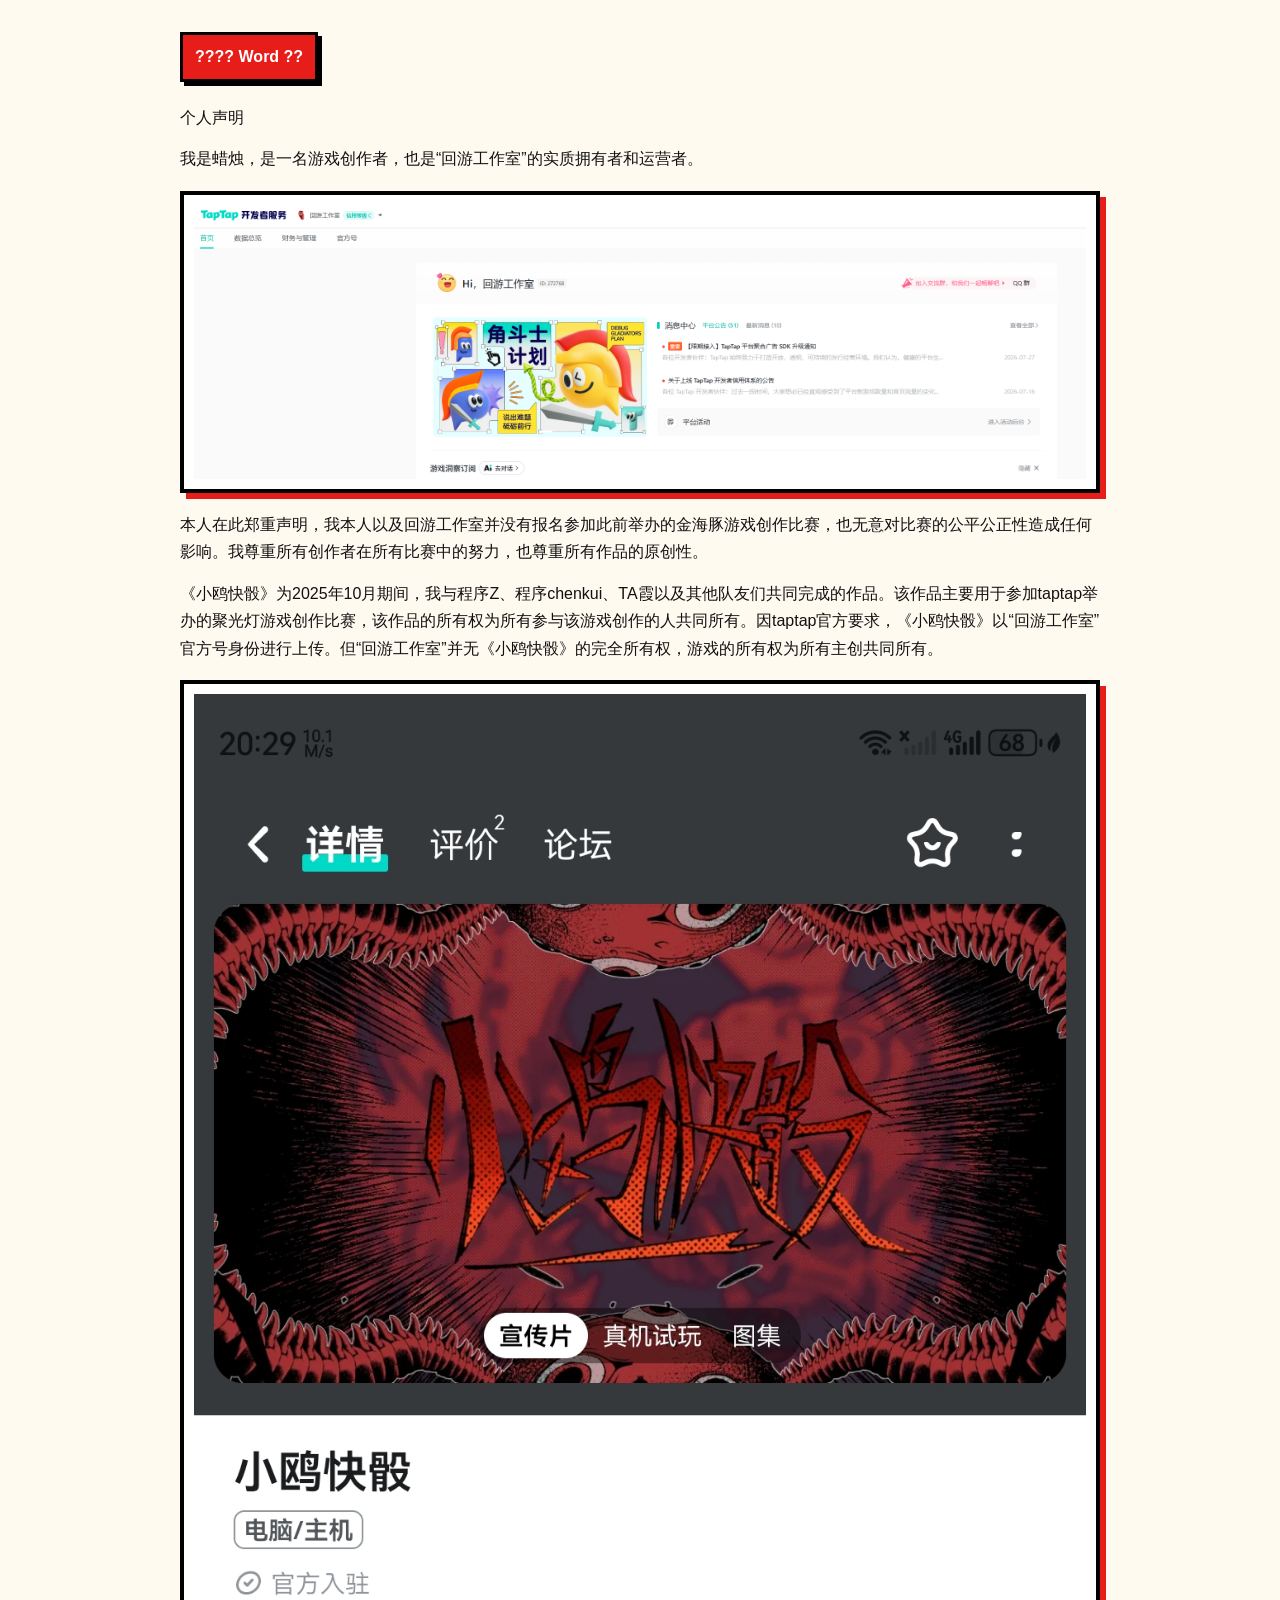
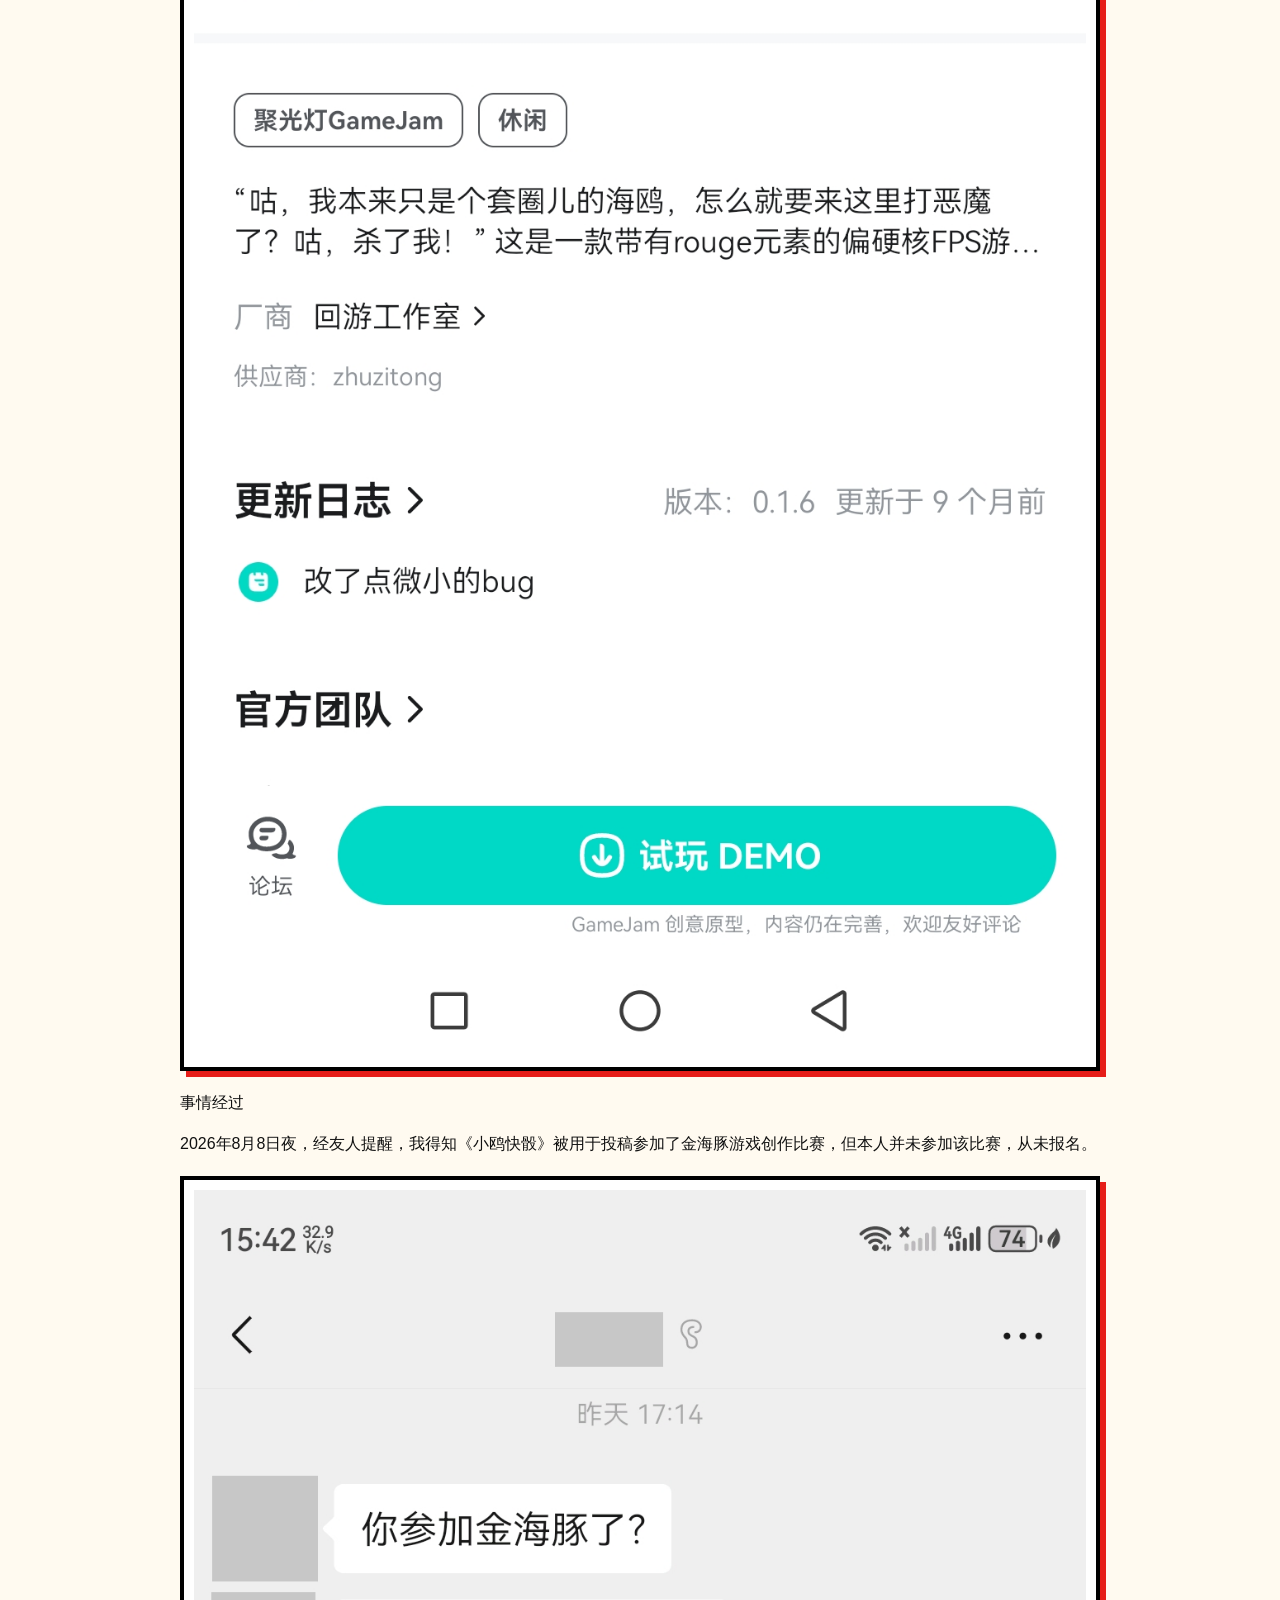
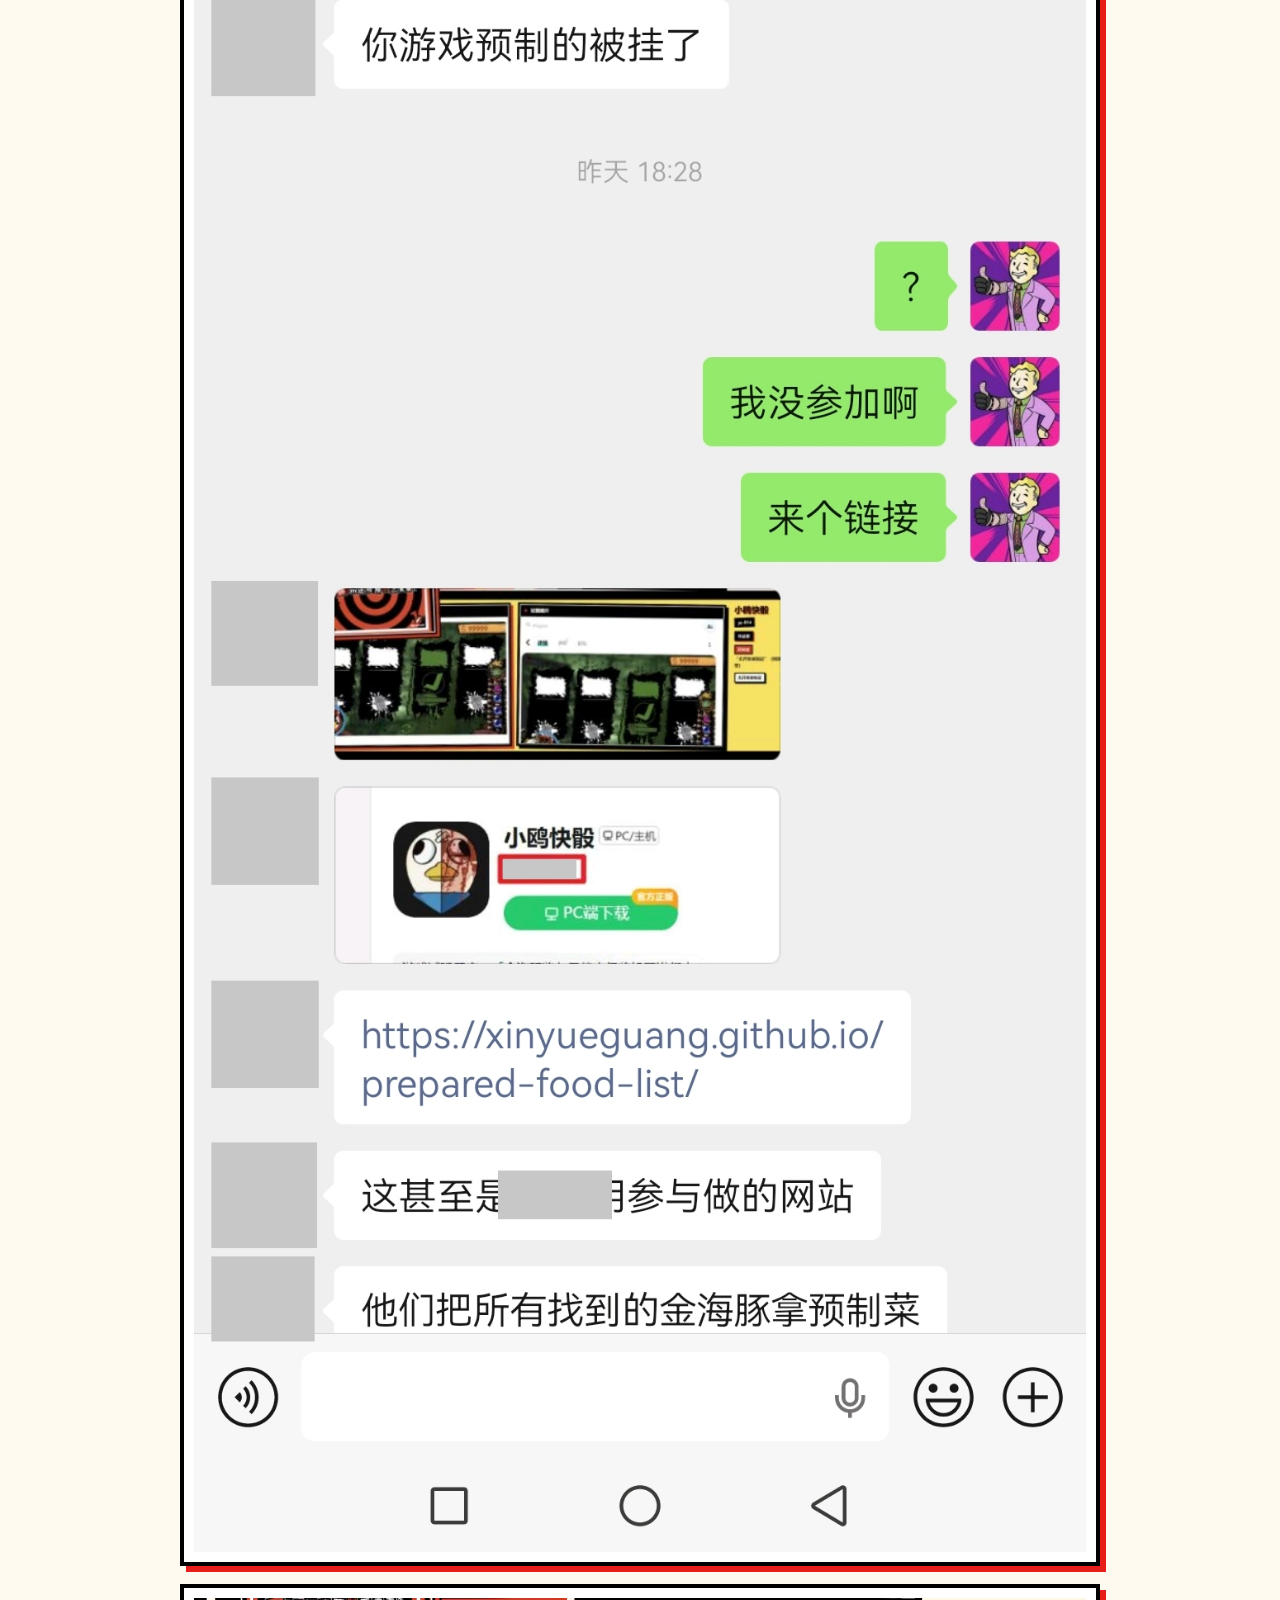
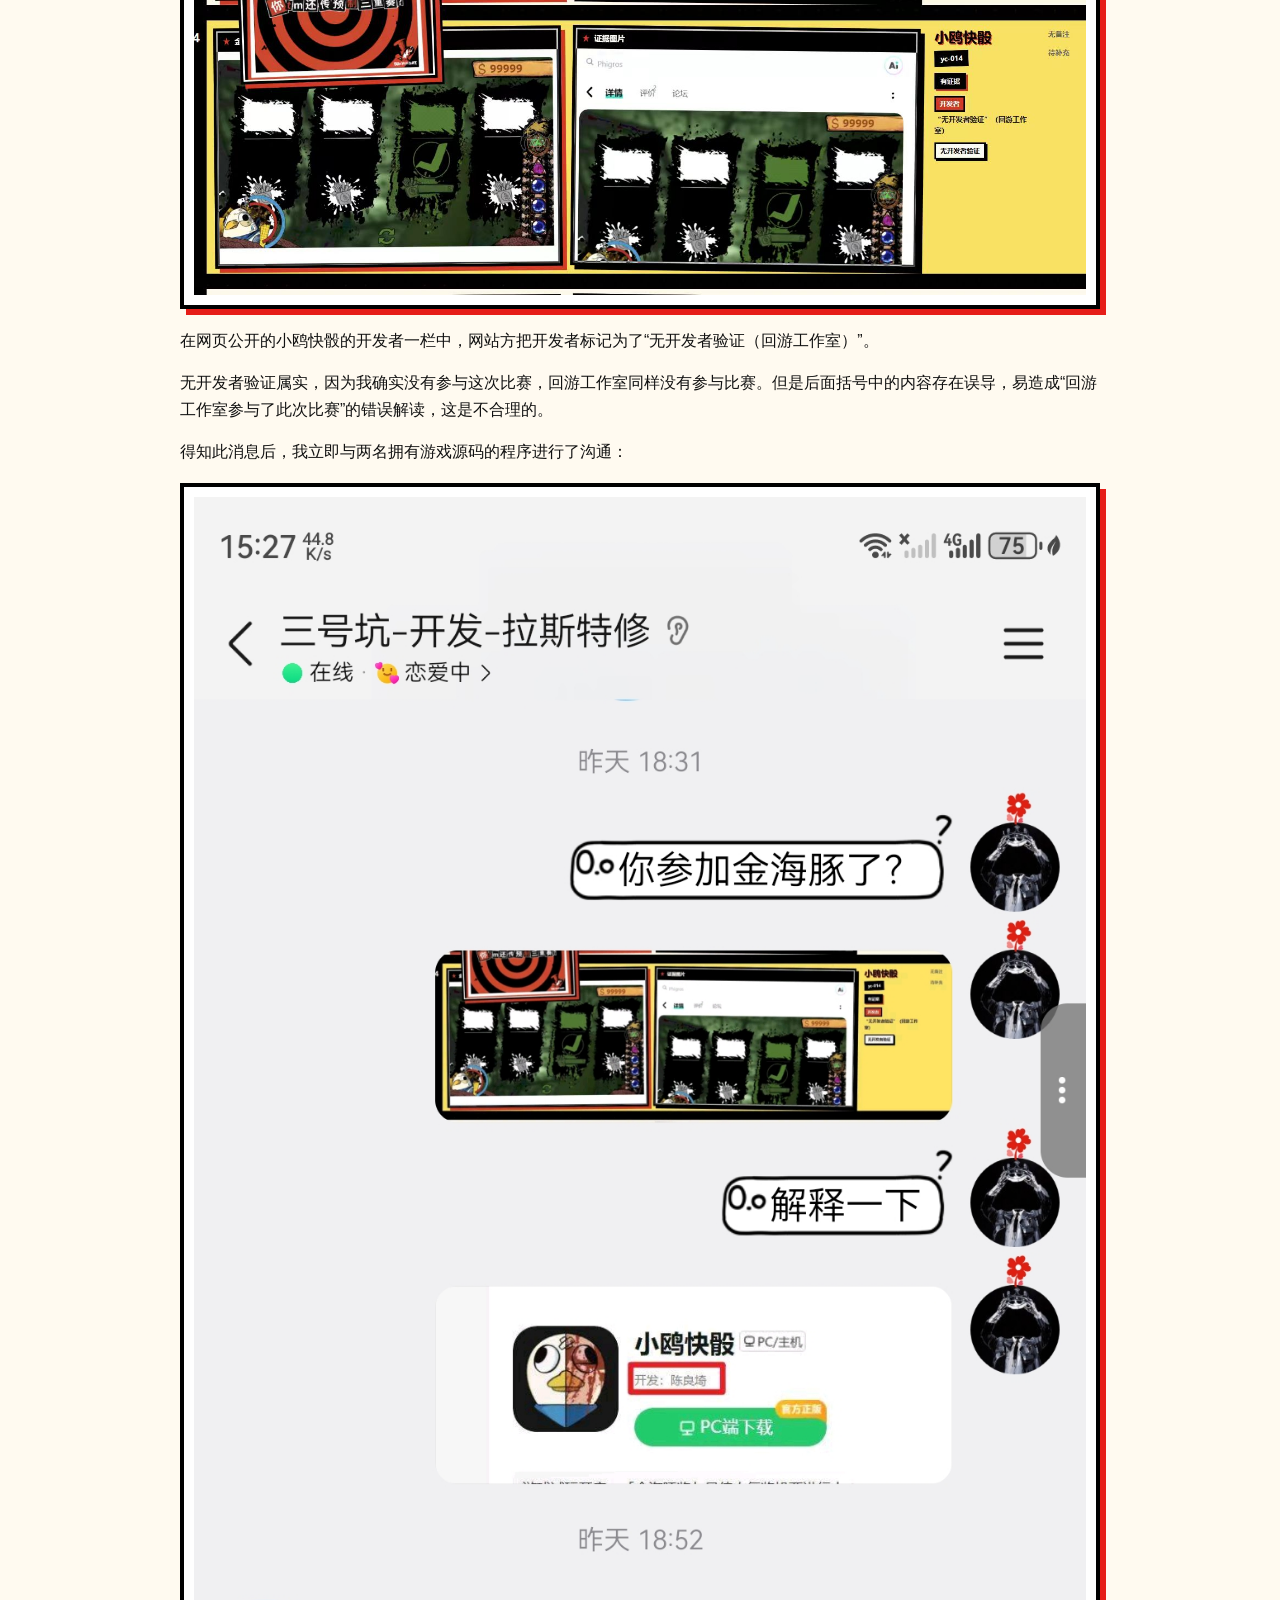
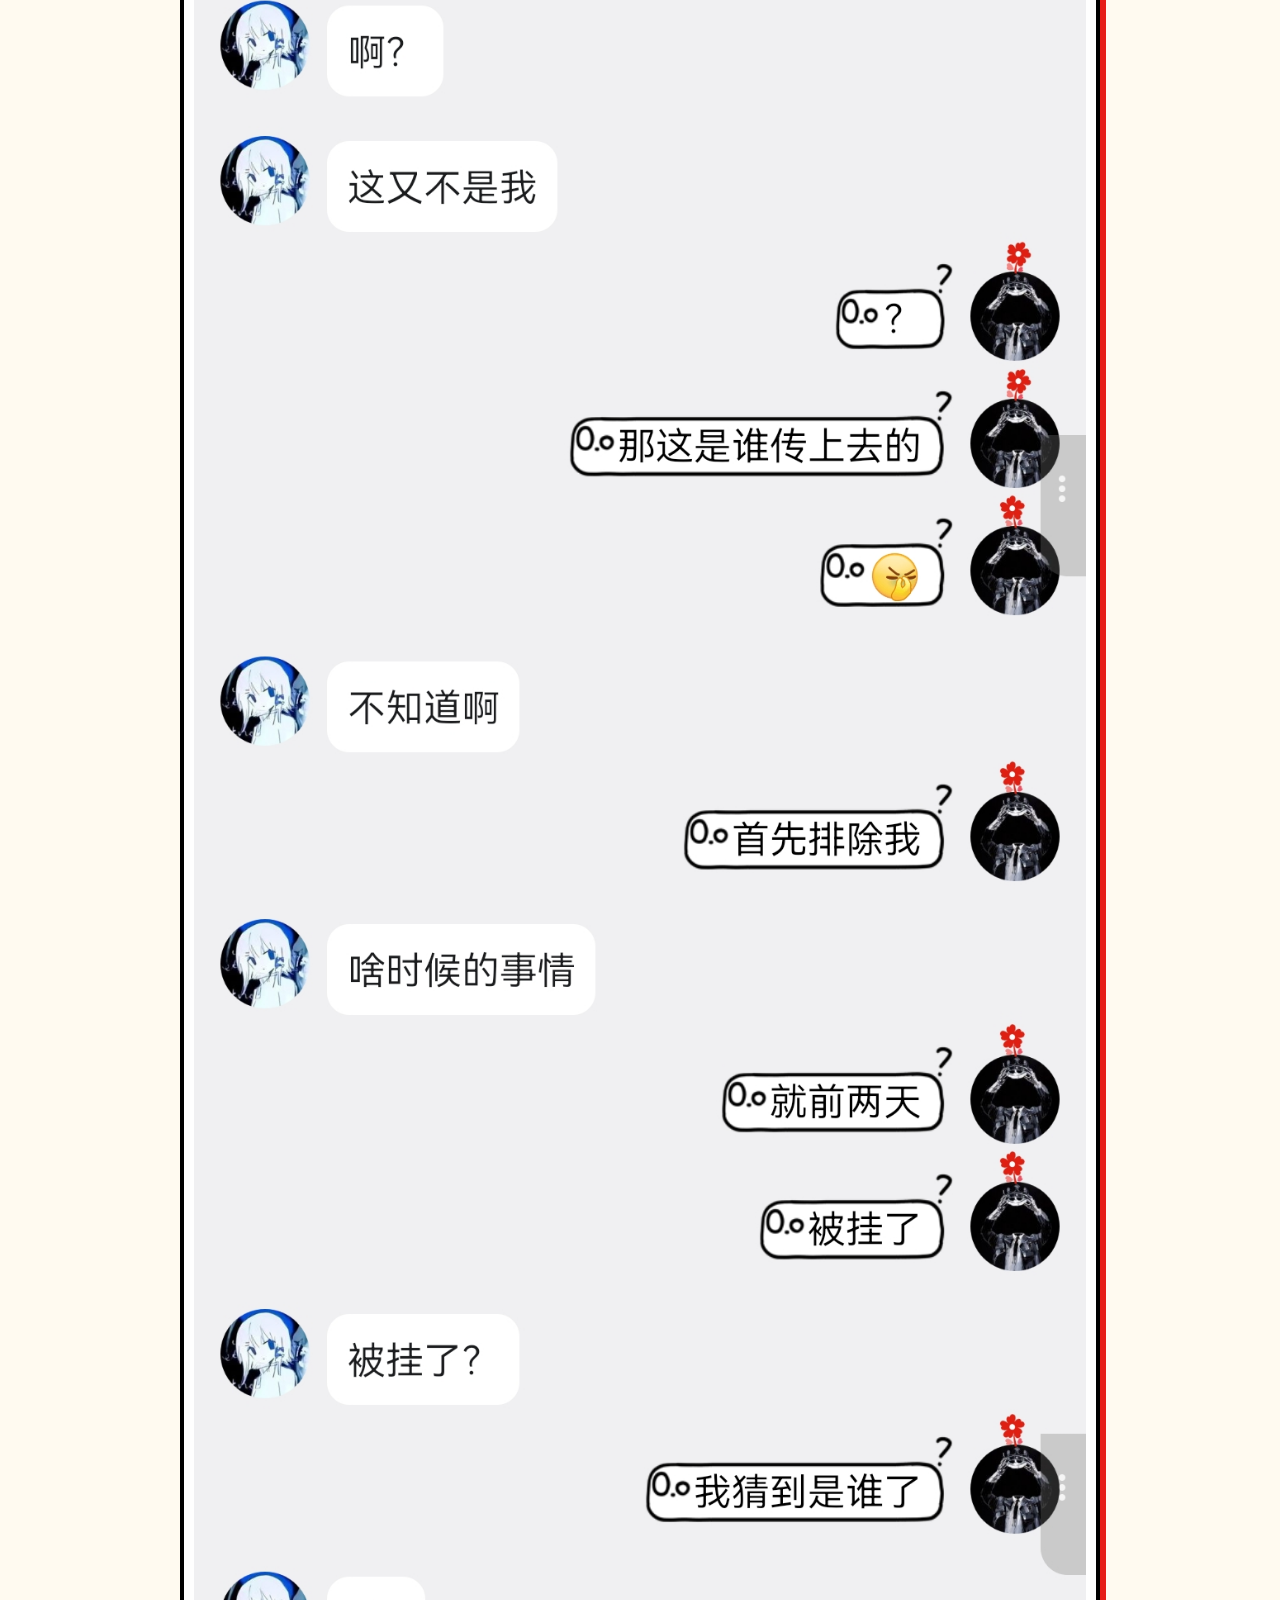
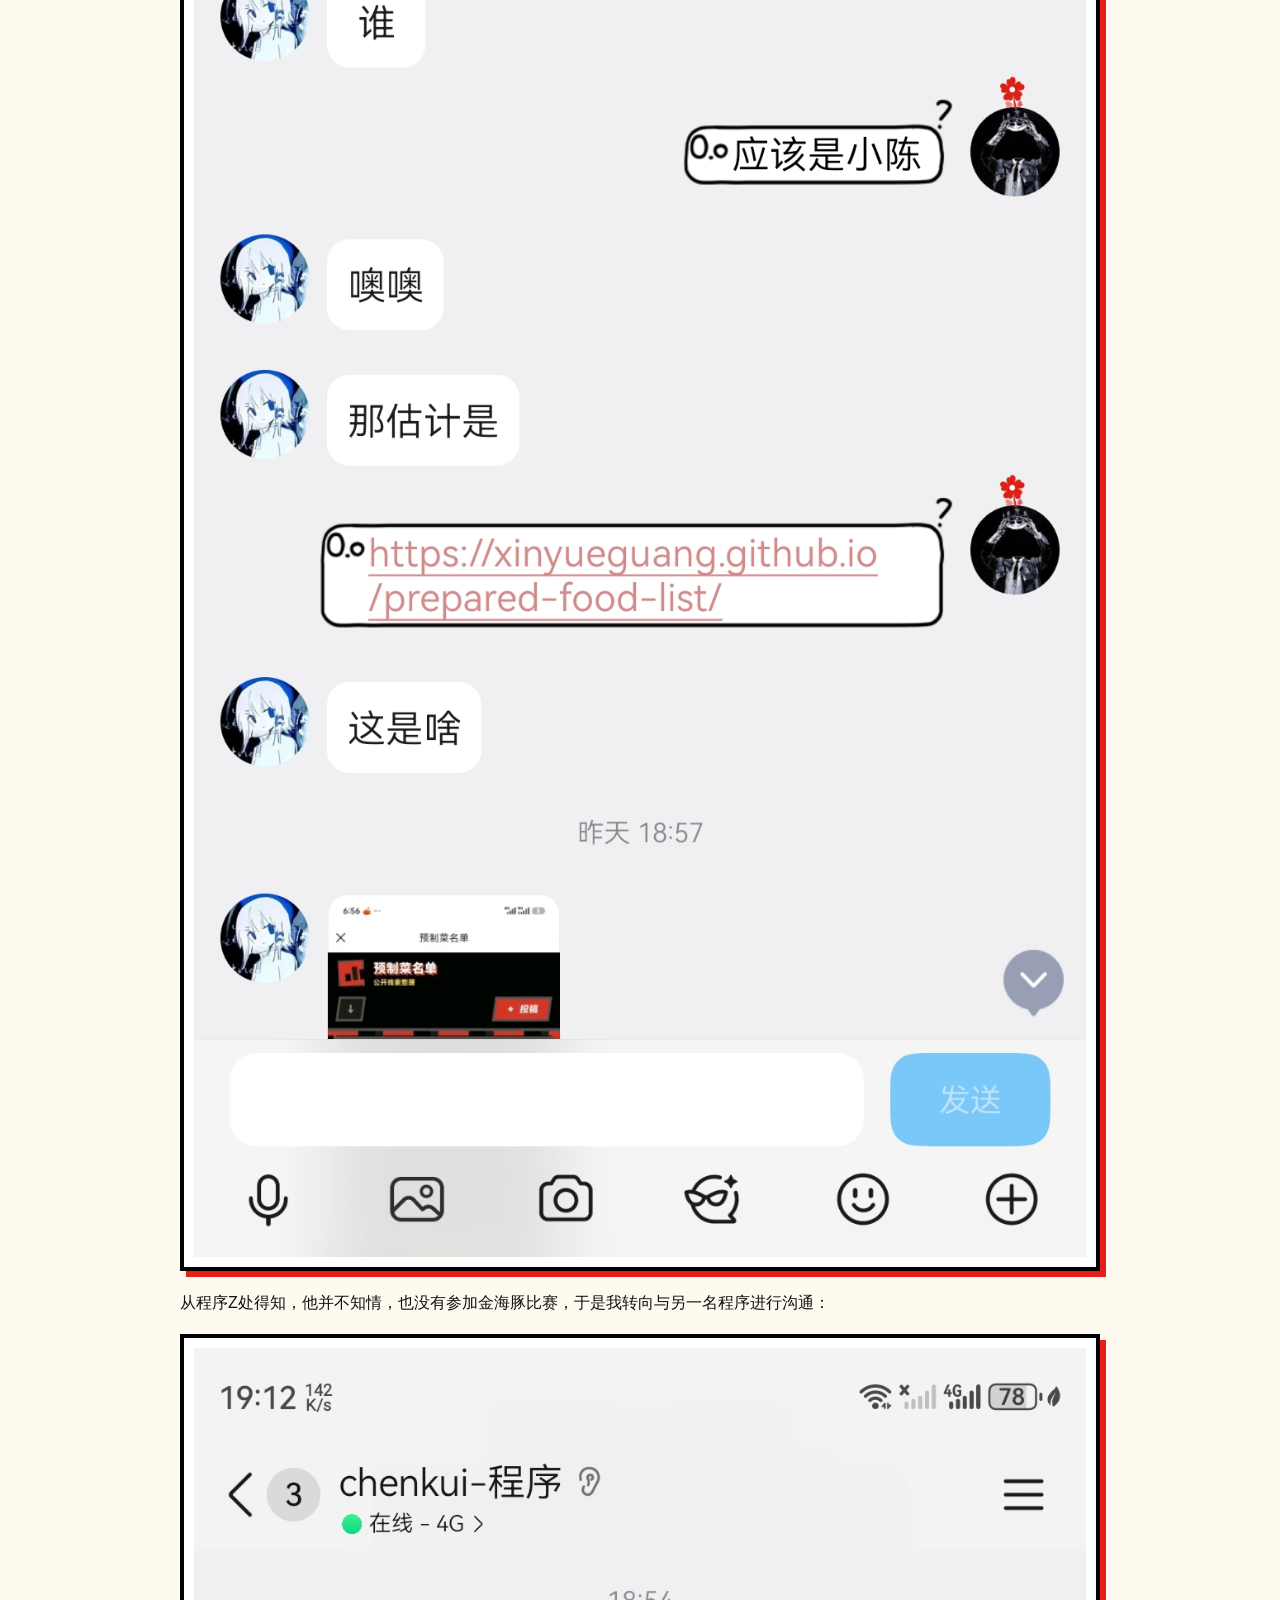
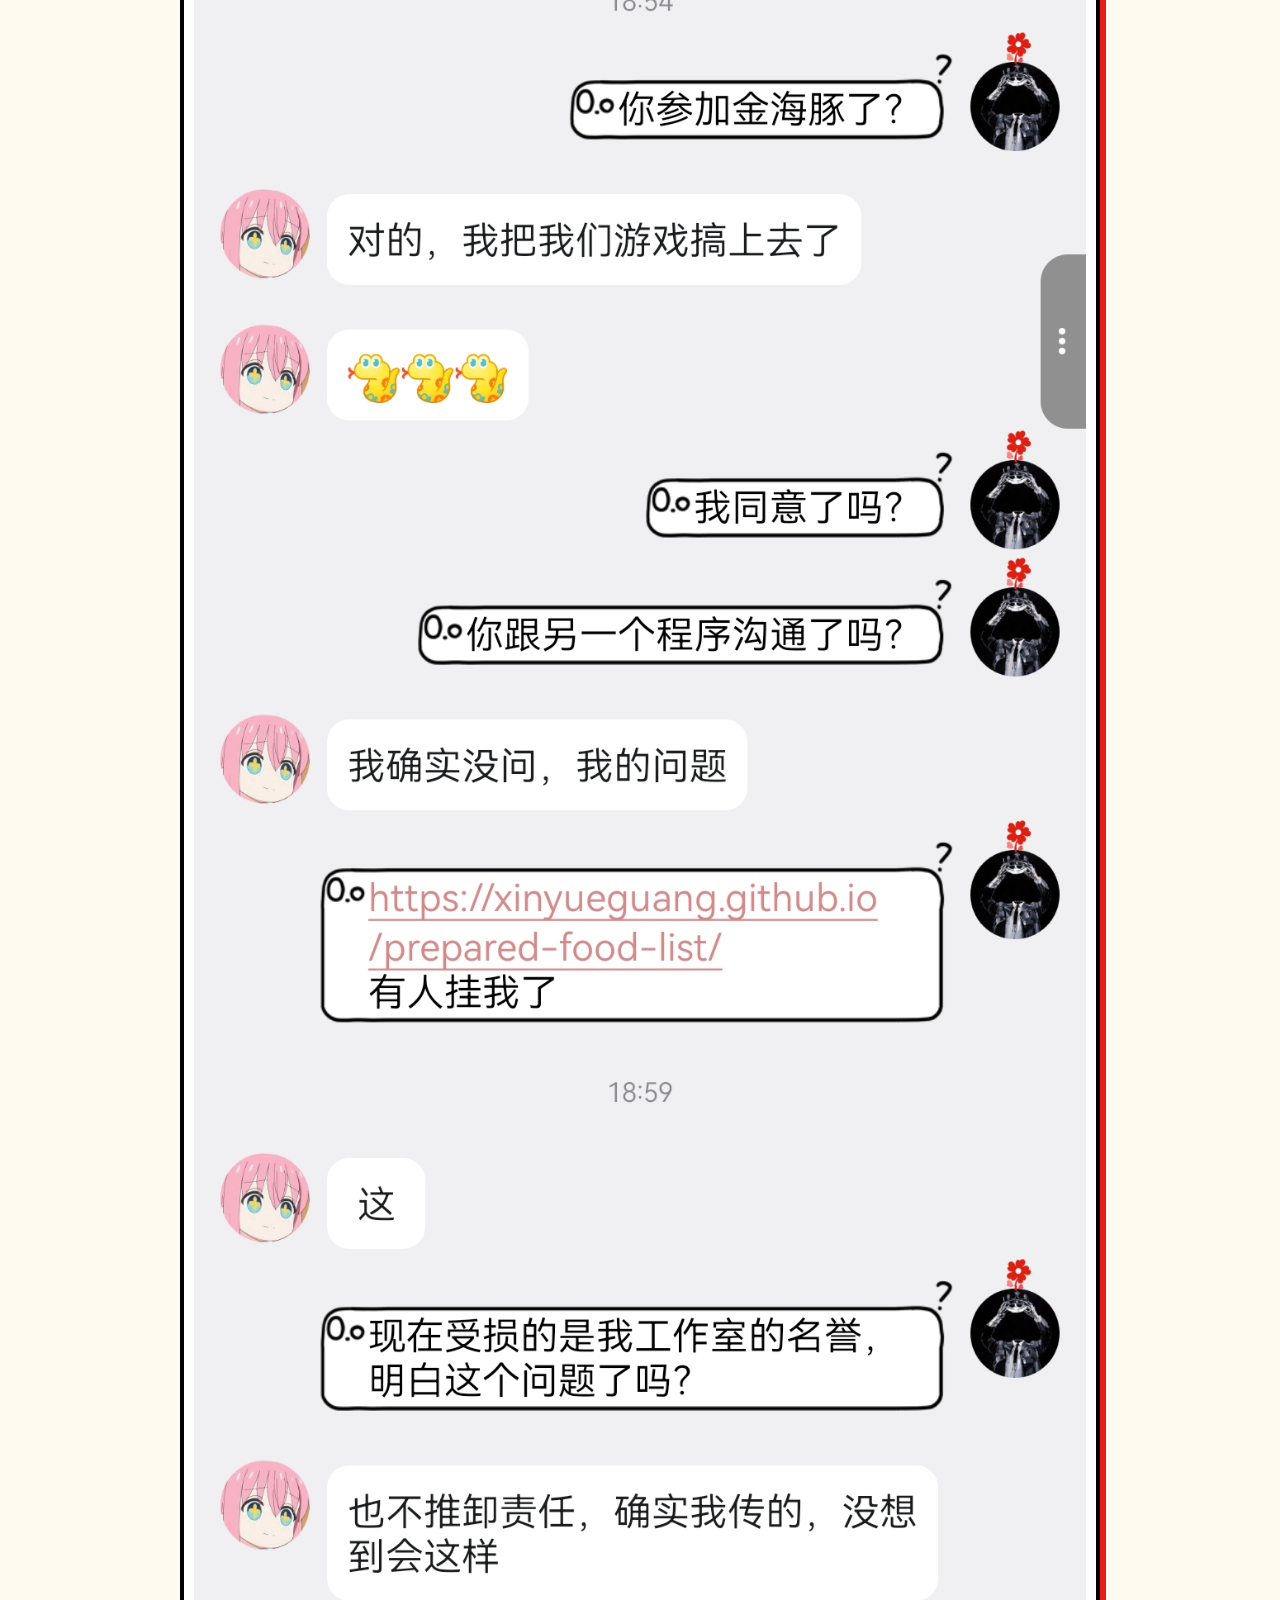
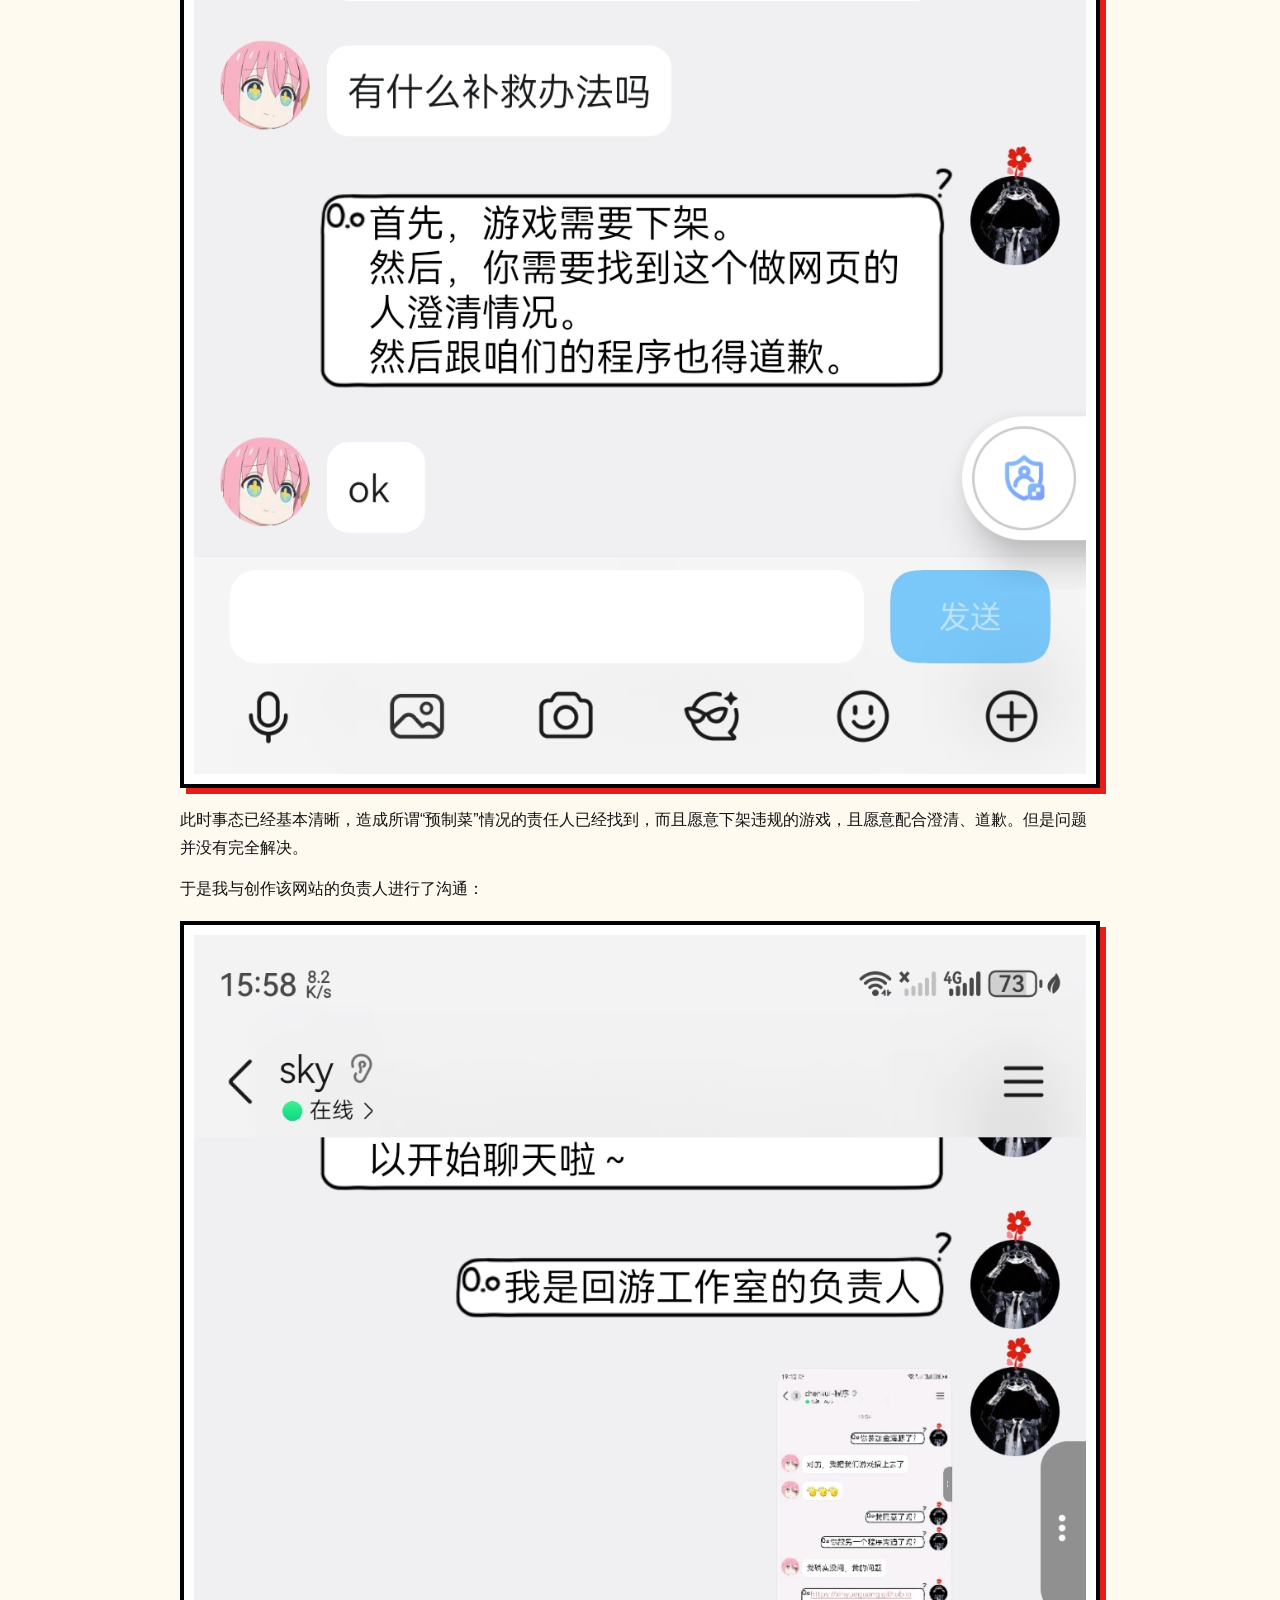
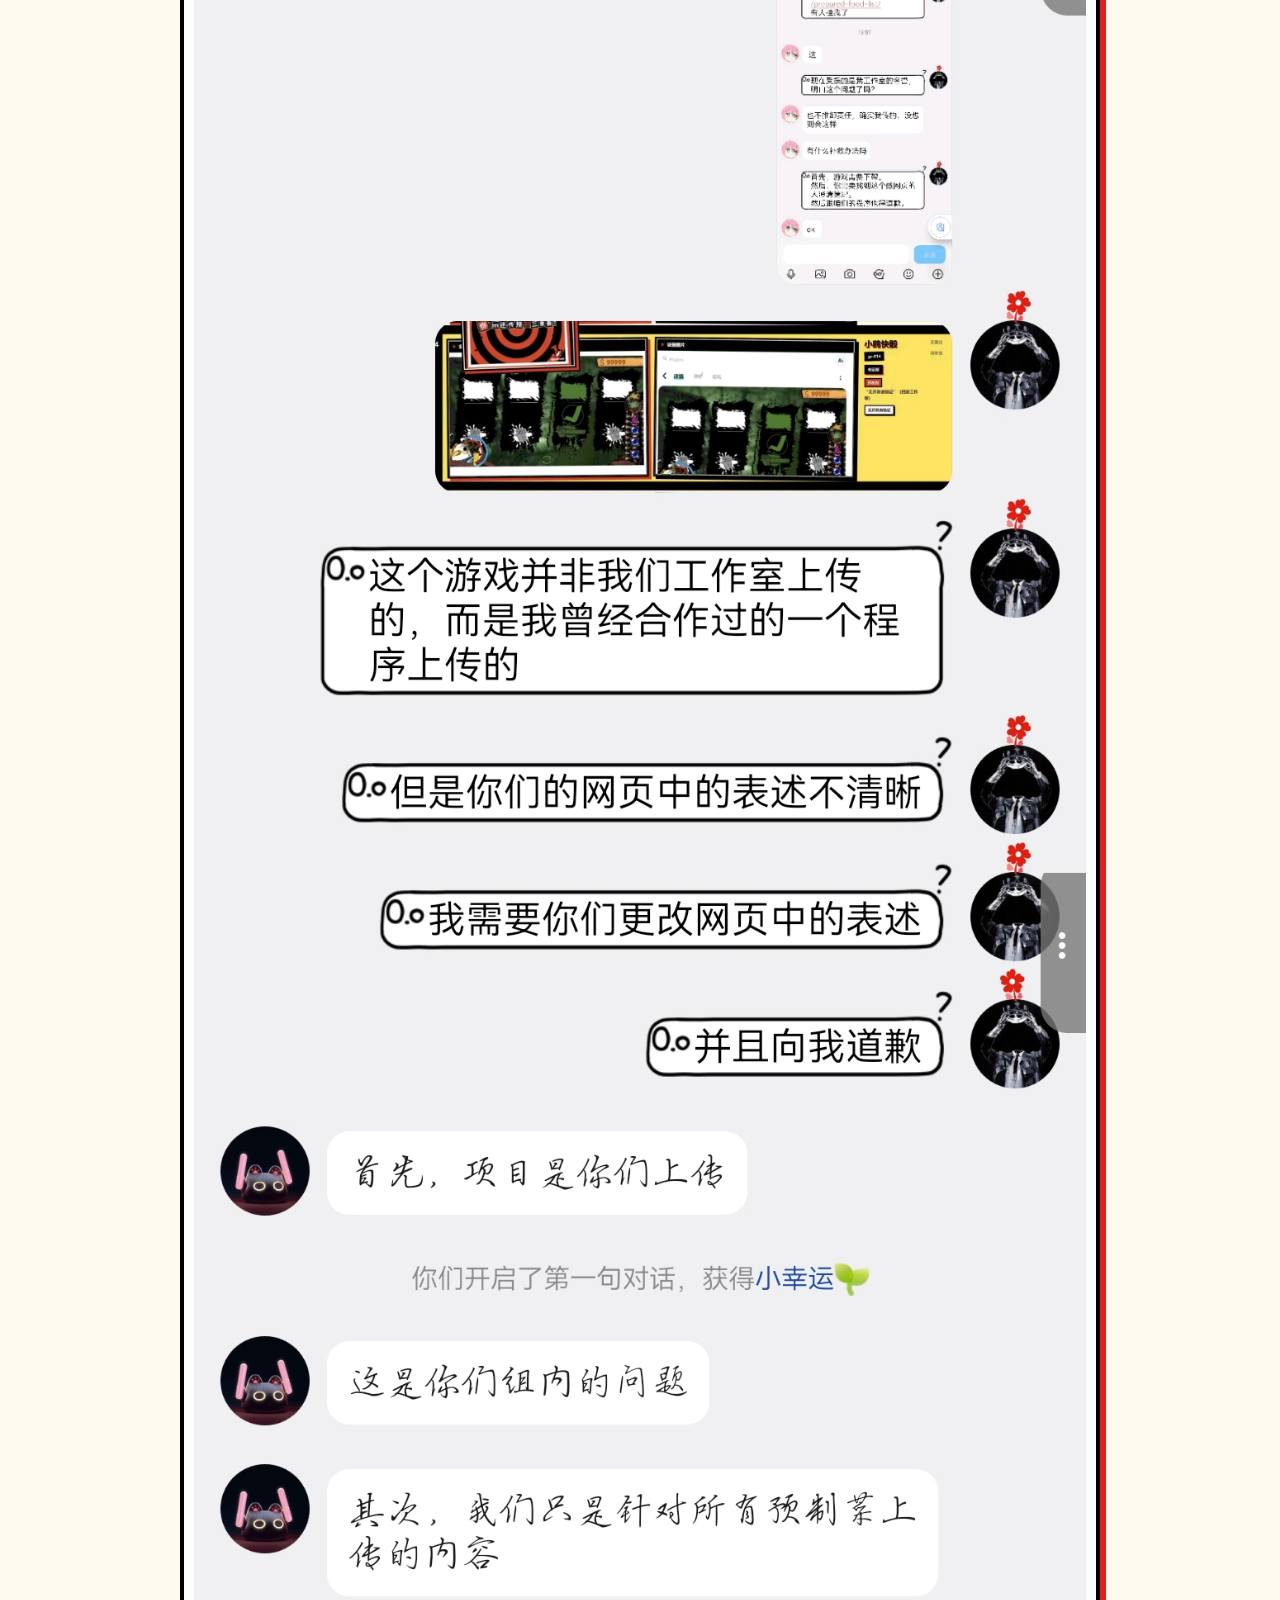
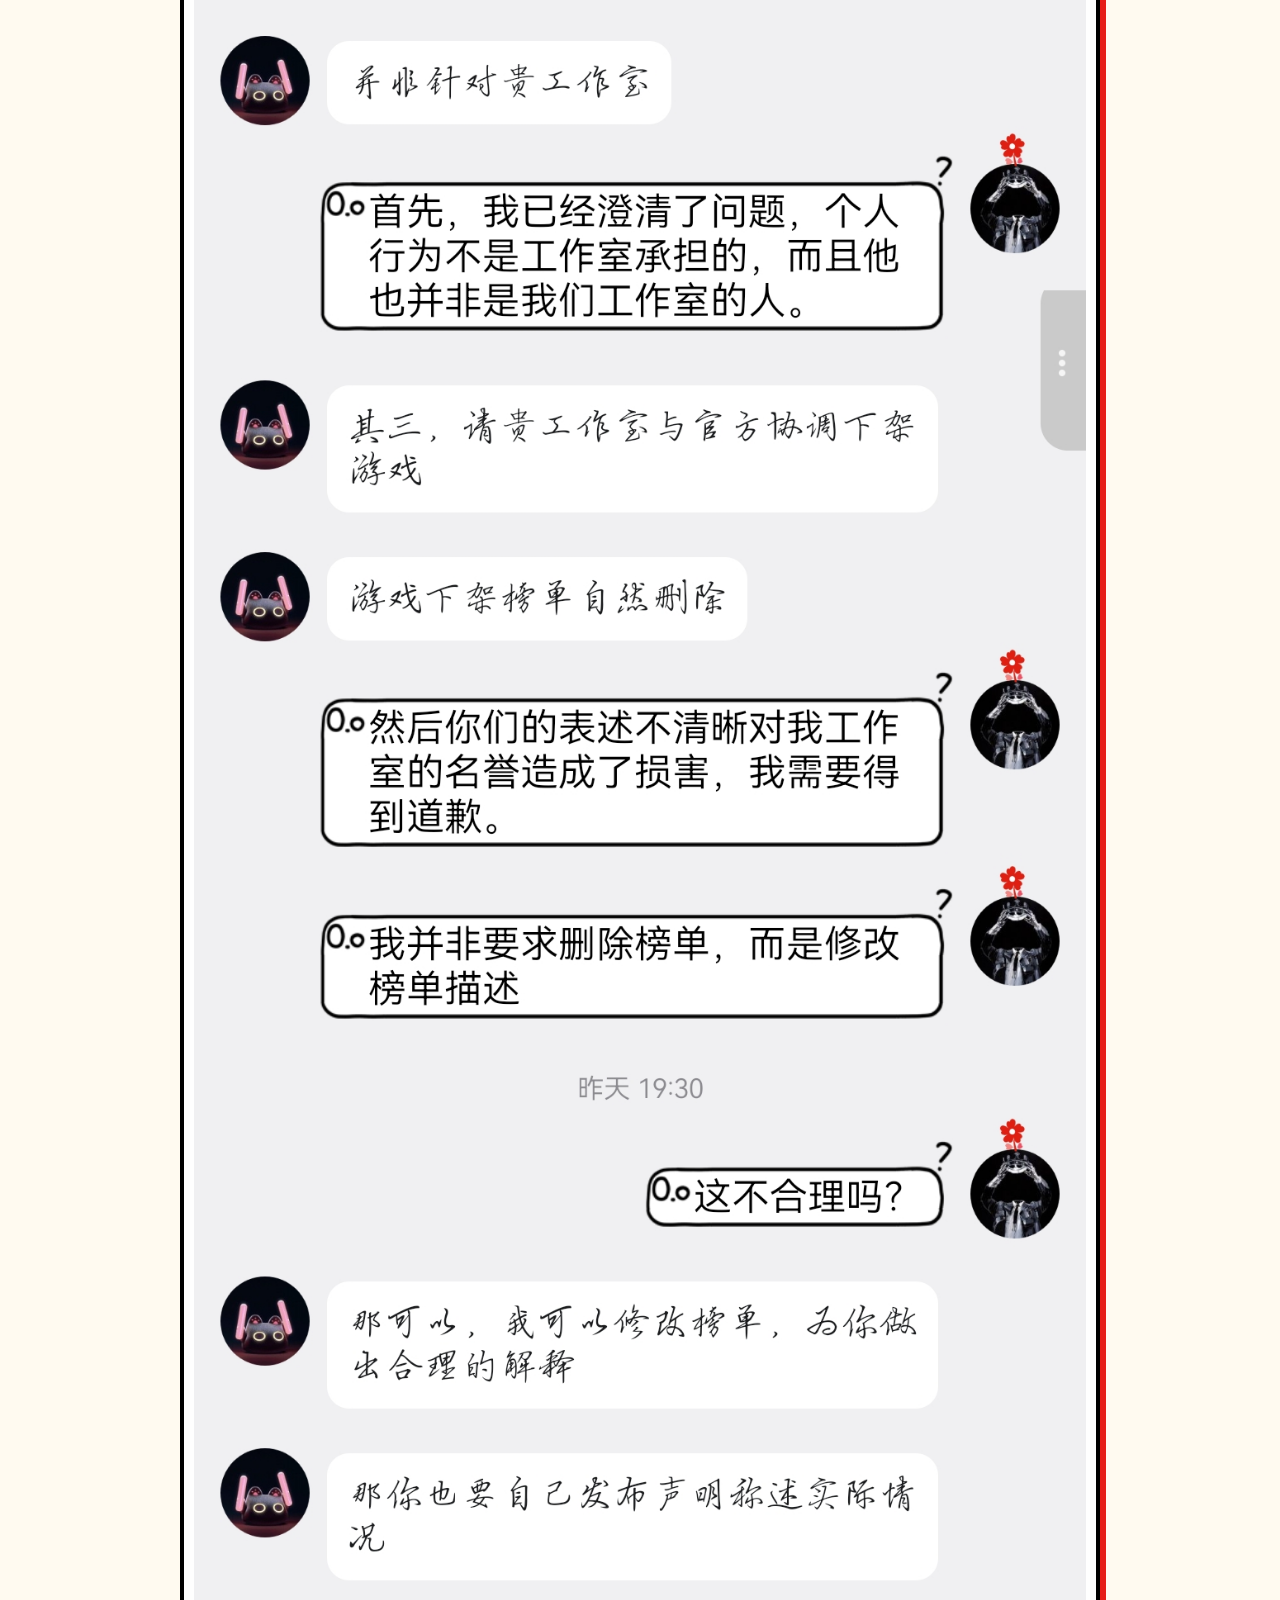
<file: docs/announcements/huiyou-statement.html>
<!doctype html>
<html lang="zh-CN">
<head>
  <meta charset="utf-8">
  <meta name="viewport" content="width=device-width, initial-scale=1">
  <title>相关声明</title>
  <style>
    :root { color-scheme: light; --red: #e61d18; --ink: #111; --paper: #fffaf0; }
    * { box-sizing: border-box; }
    body { margin: 0; padding: 24px; color: var(--ink); background: var(--paper); font-family: "Microsoft YaHei", "PingFang SC", Arial, sans-serif; line-height: 1.72; }
    .doc { max-width: 920px; margin: 0 auto; }
    h1, h2, h3, h4 { margin: 0 0 16px; line-height: 1.25; color: #000; }
    h1 { font-size: 28px; padding-bottom: 12px; border-bottom: 5px solid #000; }
    h2 { margin-top: 24px; font-size: 22px; }
    h3 { margin-top: 20px; font-size: 18px; }
    p { margin: 0 0 14px; white-space: pre-wrap; }
    figure { margin: 18px 0; padding: 10px; border: 4px solid #000; background: #fff; box-shadow: 6px 6px 0 var(--red); }
    img { display: block; max-width: 100%; height: auto; margin: 0 auto; }
    table { width: 100%; border-collapse: collapse; margin: 18px 0; background: #fff; }
    td { border: 2px solid #111; padding: 8px; vertical-align: top; }
    .download { display: inline-block; margin: 8px 0 22px; padding: 8px 12px; border: 3px solid #000; color: #fff; background: var(--red); font-weight: 900; text-decoration: none; box-shadow: 4px 4px 0 #000; }
  </style>
</head>
<body>
  <main class="doc">
    <a class="download" href="huiyou-statement.docx" download>???? Word ??</a>
    <p>个人声明</p>
<p>我是蜡烛，是一名游戏创作者，也是“回游工作室”的实质拥有者和运营者。</p>
<p><figure><img src="assets/statement-image-01.png" alt="statement image 1"></figure></p>
<p>本人在此郑重声明，我本人以及回游工作室并没有报名参加此前举办的金海豚游戏创作比赛，也无意对比赛的公平公正性造成任何影响。我尊重所有创作者在所有比赛中的努力，也尊重所有作品的原创性。</p>
<p>《小鸥快骰》为2025年10月期间，我与程序Z、程序chenkui、TA霞以及其他队友们共同完成的作品。该作品主要用于参加taptap举办的聚光灯游戏创作比赛，该作品的所有权为所有参与该游戏创作的人共同所有。因taptap官方要求，《小鸥快骰》以“回游工作室”官方号身份进行上传。但“回游工作室”并无《小鸥快骰》的完全所有权，游戏的所有权为所有主创共同所有。</p>
<p><figure><img src="assets/statement-image-02.png" alt="statement image 2"></figure></p>
<p>事情经过</p>
<p>2026年8月8日夜，经友人提醒，我得知《小鸥快骰》被用于投稿参加了金海豚游戏创作比赛，但本人并未参加该比赛，从未报名。</p>
<p><figure><img src="assets/statement-image-03.png" alt="statement image 3"></figure></p>
<p><figure><img src="assets/statement-image-04.png" alt="statement image 4"></figure>在网页公开的小鸥快骰的开发者一栏中，网站方把开发者标记为了“无开发者验证（回游工作室）”。</p>
<p>无开发者验证属实，因为我确实没有参与这次比赛，回游工作室同样没有参与比赛。但是后面括号中的内容存在误导，易造成“回游工作室参与了此次比赛”的错误解读，这是不合理的。</p>
<p>得知此消息后，我立即与两名拥有游戏源码的程序进行了沟通：</p>
<p><figure><img src="assets/statement-image-05.png" alt="statement image 5"></figure>从程序Z处得知，他并不知情，也没有参加金海豚比赛，于是我转向与另一名程序进行沟通：</p>
<p><figure><img src="assets/statement-image-06.png" alt="statement image 6"></figure></p>
<p>此时事态已经基本清晰，造成所谓“预制菜”情况的责任人已经找到，而且愿意下架违规的游戏，且愿意配合澄清、道歉。但是问题并没有完全解决。</p>
<p>于是我与创作该网站的负责人进行了沟通：</p>
<p><figure><img src="assets/statement-image-07.png" alt="statement image 7"></figure></p>
<p>在沟通过程中，最初该网站的负责人表明了愿意进行澄清且愿意道歉的态度：</p>
<p><figure><img src="assets/statement-image-08.png" alt="statement image 8"></figure></p>
<p>但是在后续的沟通过程中，该网站的负责人态度发生了反转，矢口否认此前愿意承担责任的态度，并且以“所有信息均为公开信息”、“没有直接说明两者之间的关系”、“主要责任在于上传者”等理由为借口，拒不道歉。</p>
<p><figure><img src="assets/statement-image-09.png" alt="statement image 9"></figure></p>
<p>而且，关于此前网站方承诺的联合声明一事，网站负责人的态度也由愿意配合转变为了不接受，不配合，不负责。</p>
<p>在此基础上，我退让为可以双方各自进行声明，网站负责人的态度也同意了。</p>
<p><figure><img src="assets/statement-image-10.png" alt="statement image 10"></figure></p>
<p>但是后续网站负责人再次反悔，拒不进行任何声明。</p>
<p><figure><img src="assets/statement-image-11.png" alt="statement image 11"></figure></p>
<p>需要强调的一点是，我一直在强调的是网站方所做的信息公开和引导的方式对我的声誉造成了损害，这和私自上传该游戏的人的侵权问题是相互独立的。但是网站负责人一直在以此为借口拒不承担任何责任，这是严重不合理的。</p>
<p>在此基础上，我对于道歉的要求也从公开道歉转为了私人道歉：</p>
<p><figure><img src="assets/statement-image-12.png" alt="statement image 12"></figure></p>
<p>但是对方仍然拒不接受。</p>
<p>总结</p>
<p>在本次事件中，我本人以及回游工作室的声誉受到了极大的影响，一方面来自于私自挪用共有作品的侵权，一方面来自于网站方的错误描述和引导。</p>
<p>作品被挪用造成的侵权问题非常清晰。而网站方的错误主要体现在：1.在发布信息的时候未能有效核实具体情况，既没有联系相关的涉事上传人，也没有联系我这个回游工作室的实际主体人。2.网站中对于该游戏的所有权描述是不清晰的，对我的工作室的声誉造成了极恶劣的影响。3.在我阐述了事情经过以及合理诉求之后，网站方先是同意然后拒不配合，是一种极其消极的态度。</p>
<p>我本人无意对比赛的公平造成任何的恶劣影响，也从同意过把之前的作品投放到其他比赛中的行为。对于已经对我造成的影响，我将坚持捍卫自己的清白和自身的合理合法权力。</p>
<p>对于网站方拒不负责的态度，我表示强烈的谴责。</p>
<p>我要求得到网站方的公开道歉，并且出具相关的声明。</p>
<p>我支持网站方对于比赛的公平公正性的诉求，但是我拒不接受对方对自己的行为不负责任的态度，也不接受对方出尔反尔的表现，更不接受对方对责任的混淆。</p>
<p>每一个人都应该对自己的言行负责，所谓的“信息来自于公开信息”并不是为自己行为开脱的借口。在为充分核实责任主体的情况下，对相关主体进行负面关联并进行传播，也是网站方的主动行为，这是不可辩驳的。由此造成的声誉影响以及可能存在的网络围攻行为，也是由网站方的主动行为导致的，这是不能完全免责的。</p>
  </main>
</body>
</html>
</file>
